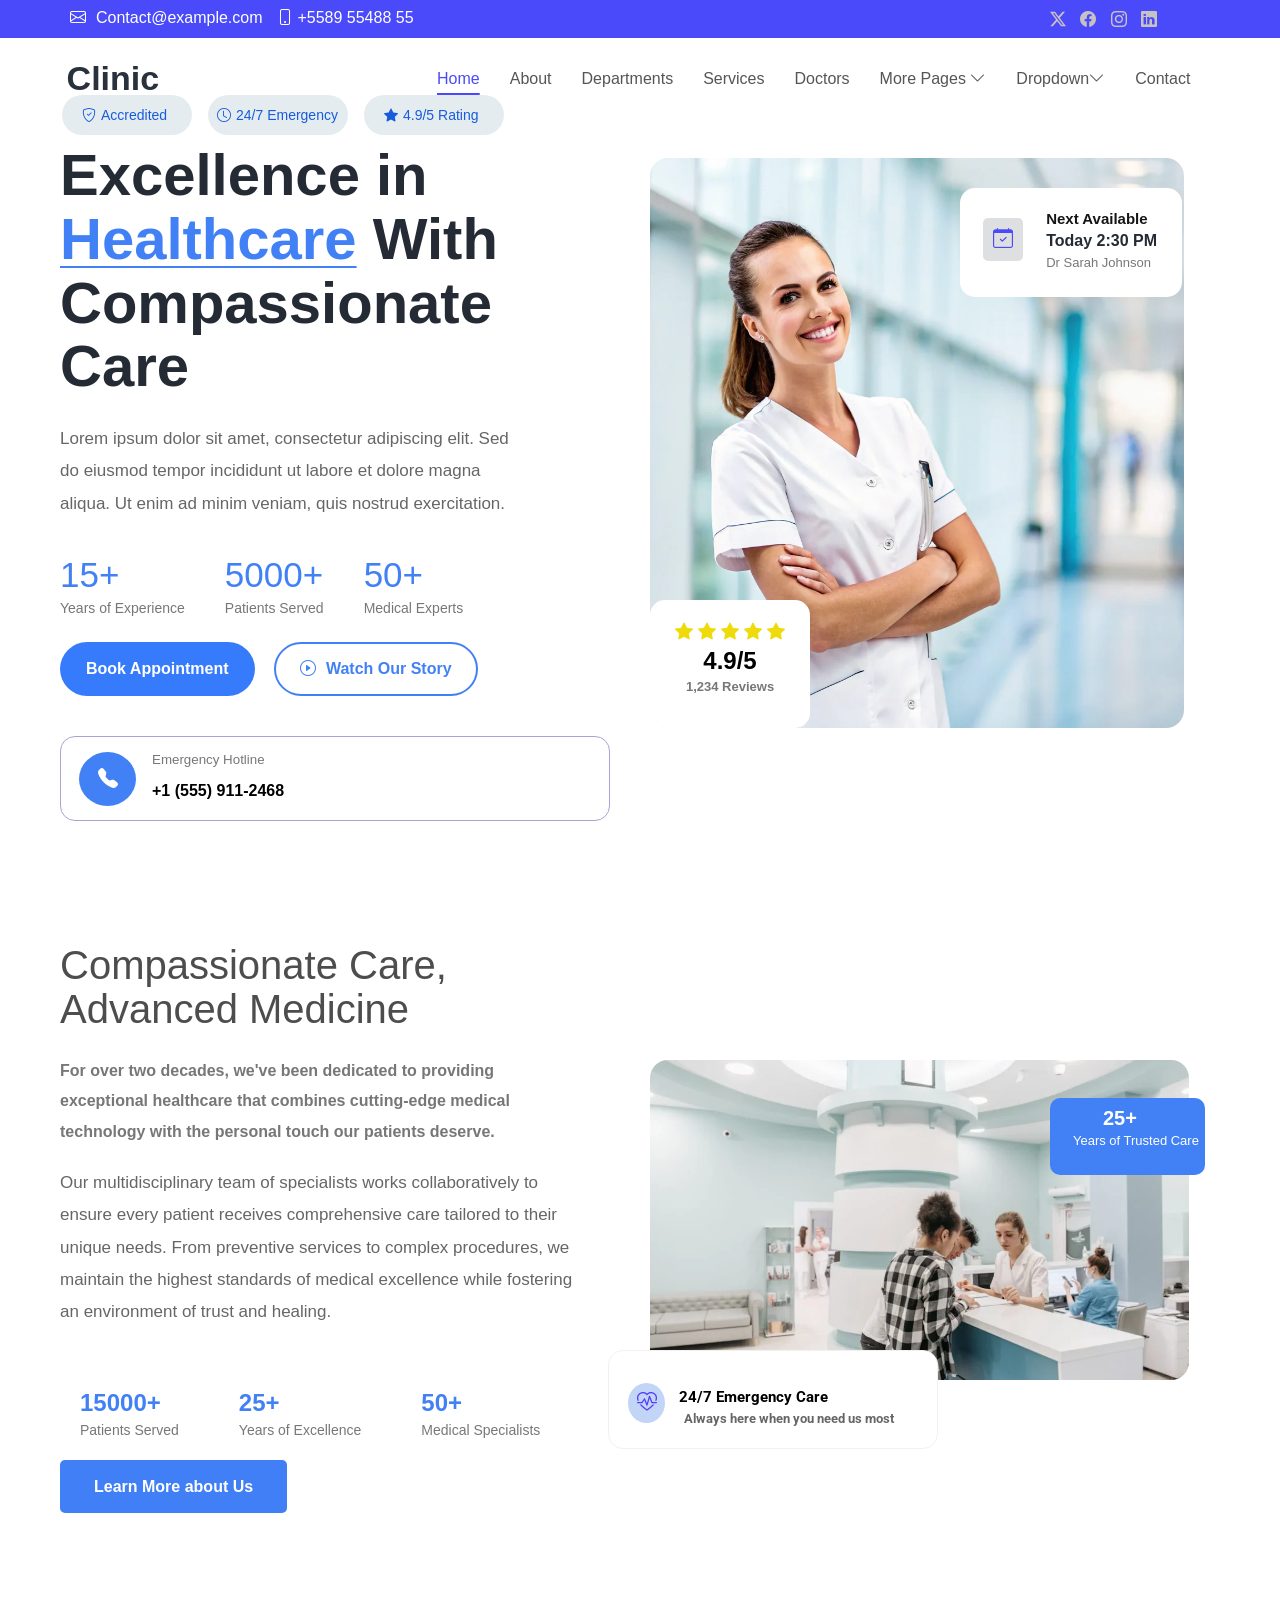
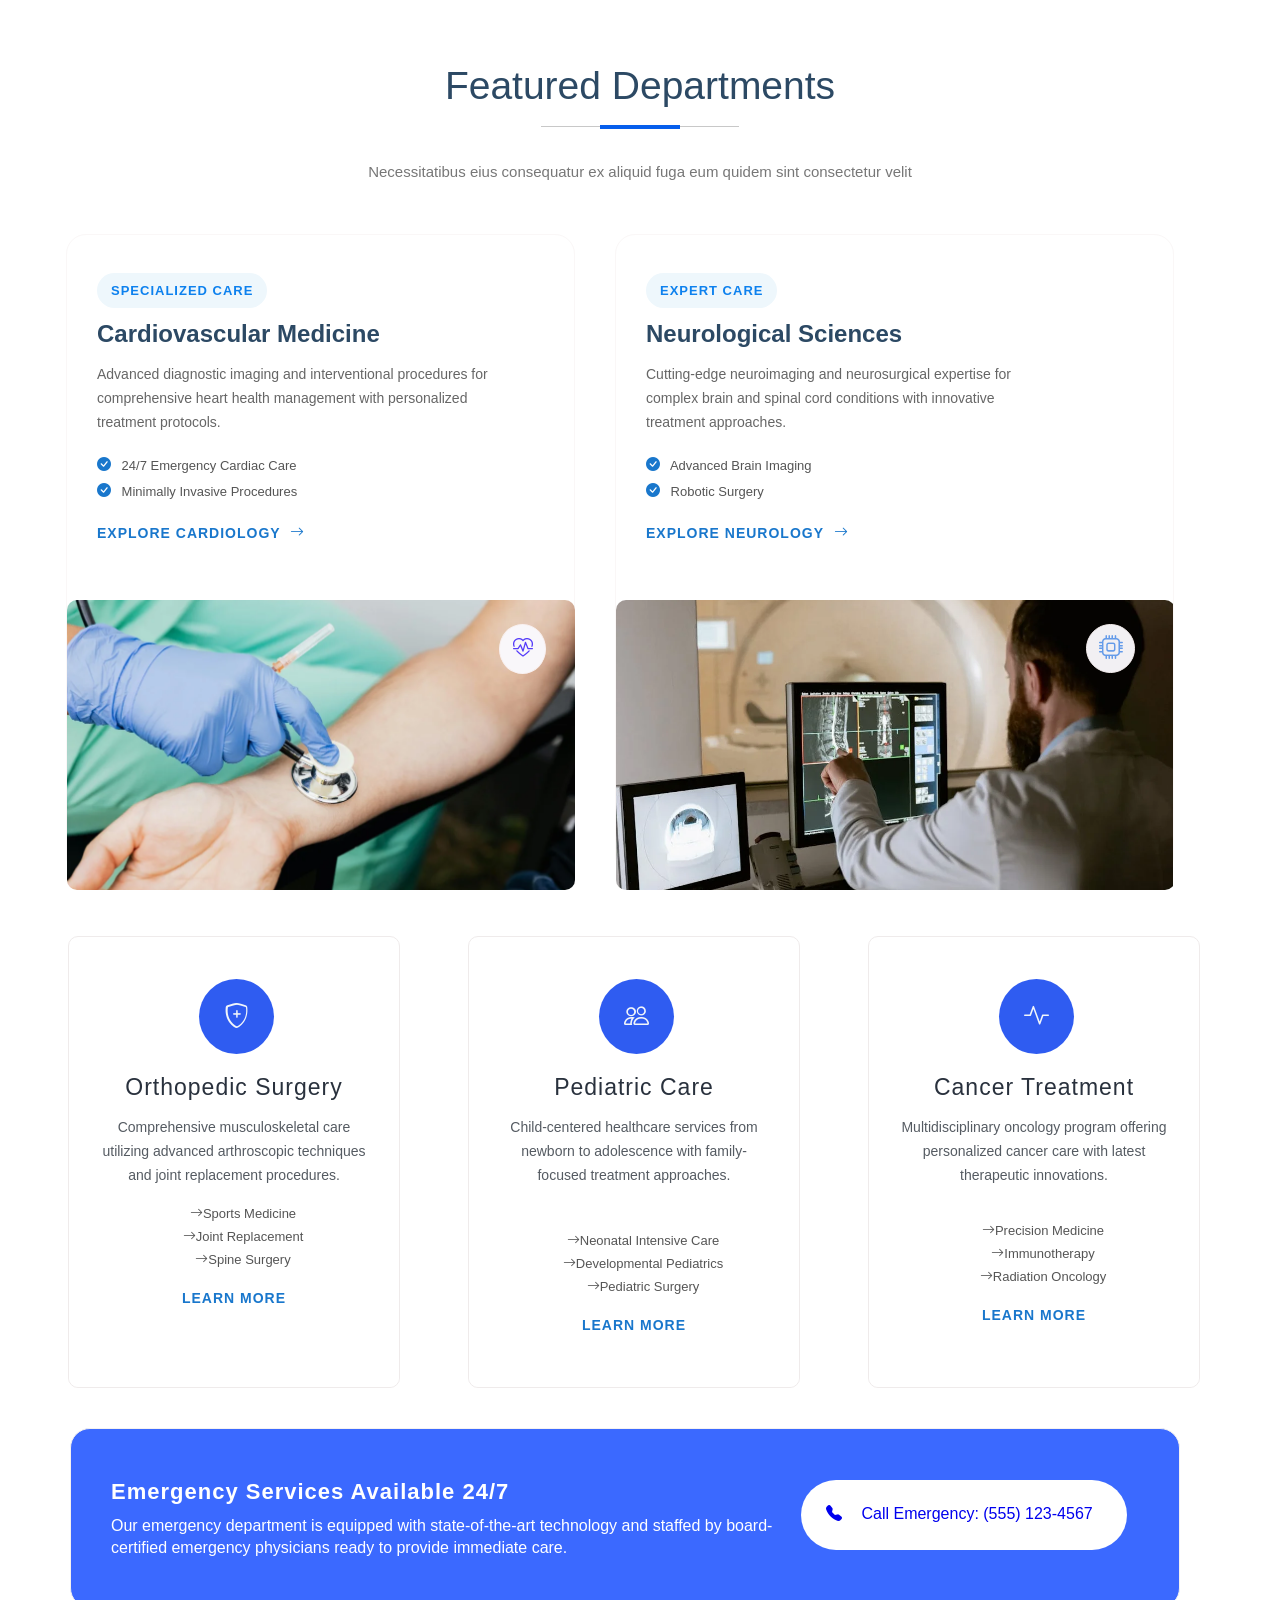
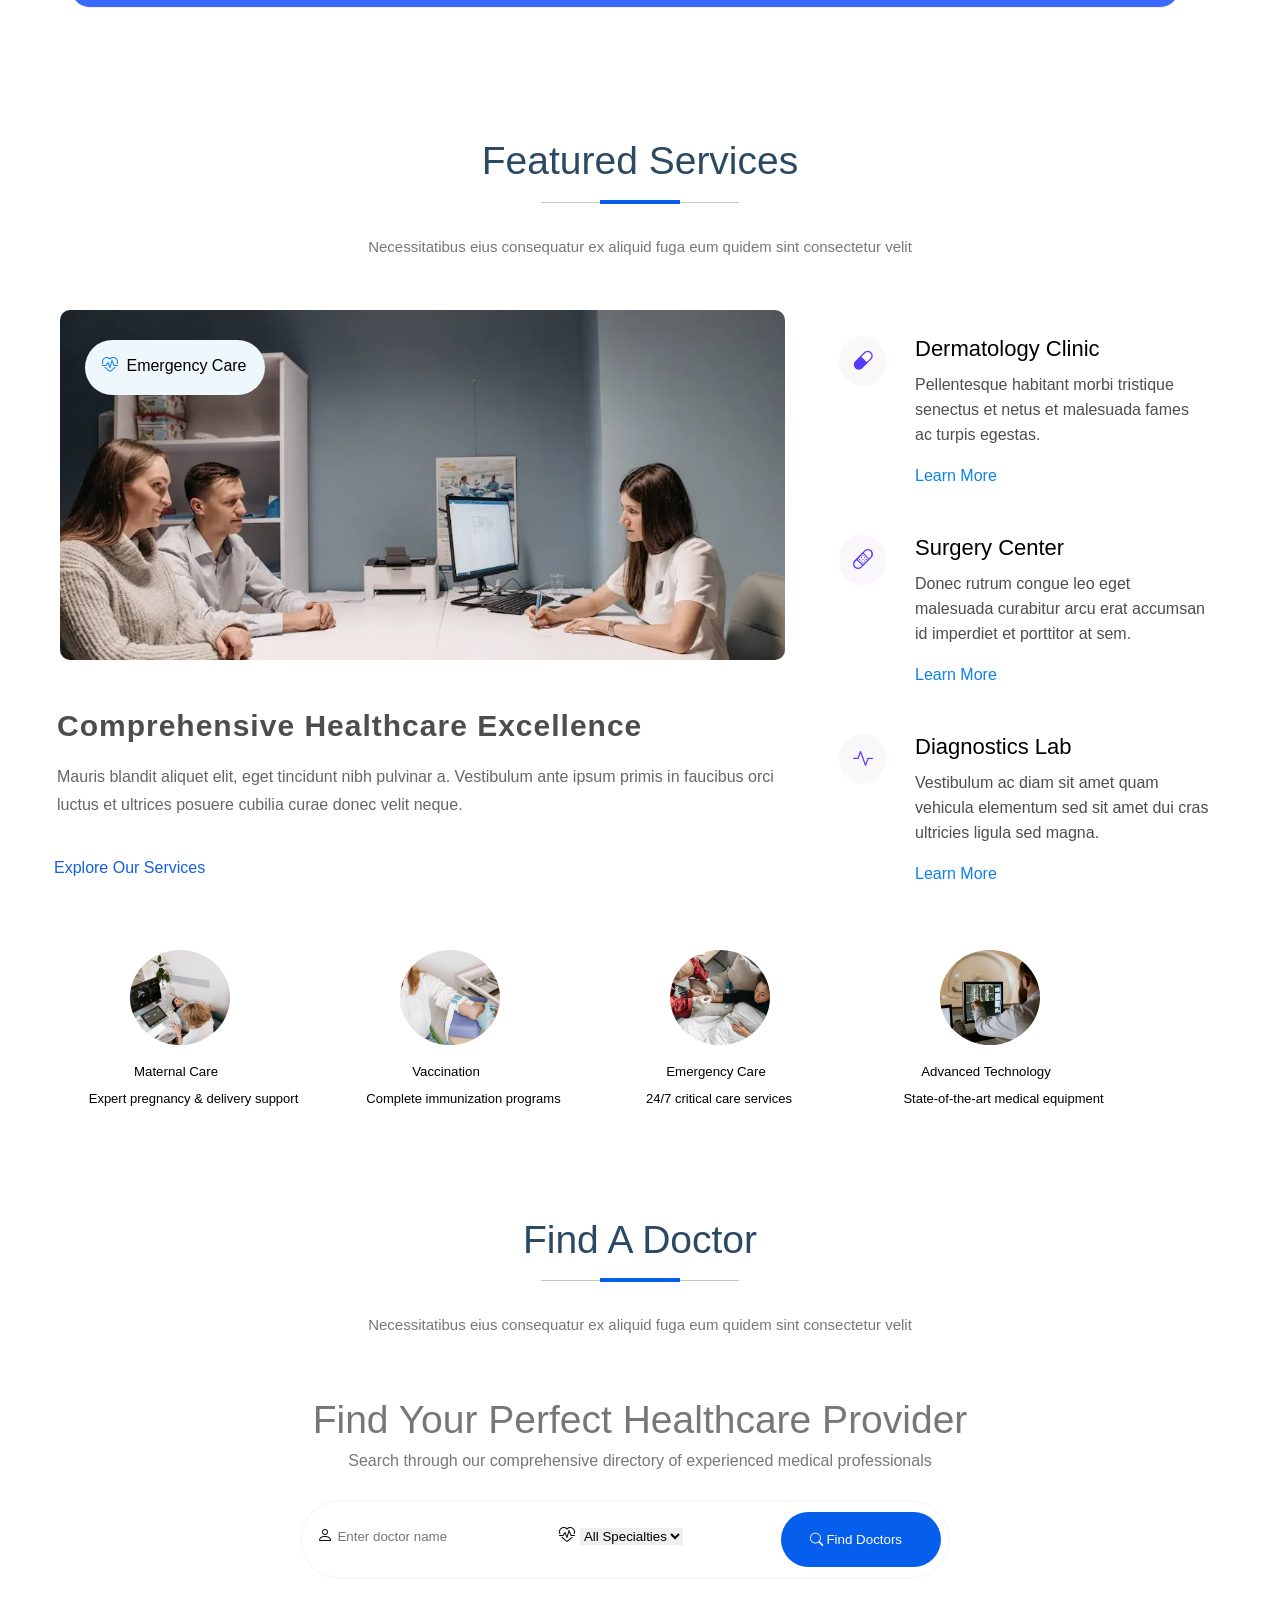
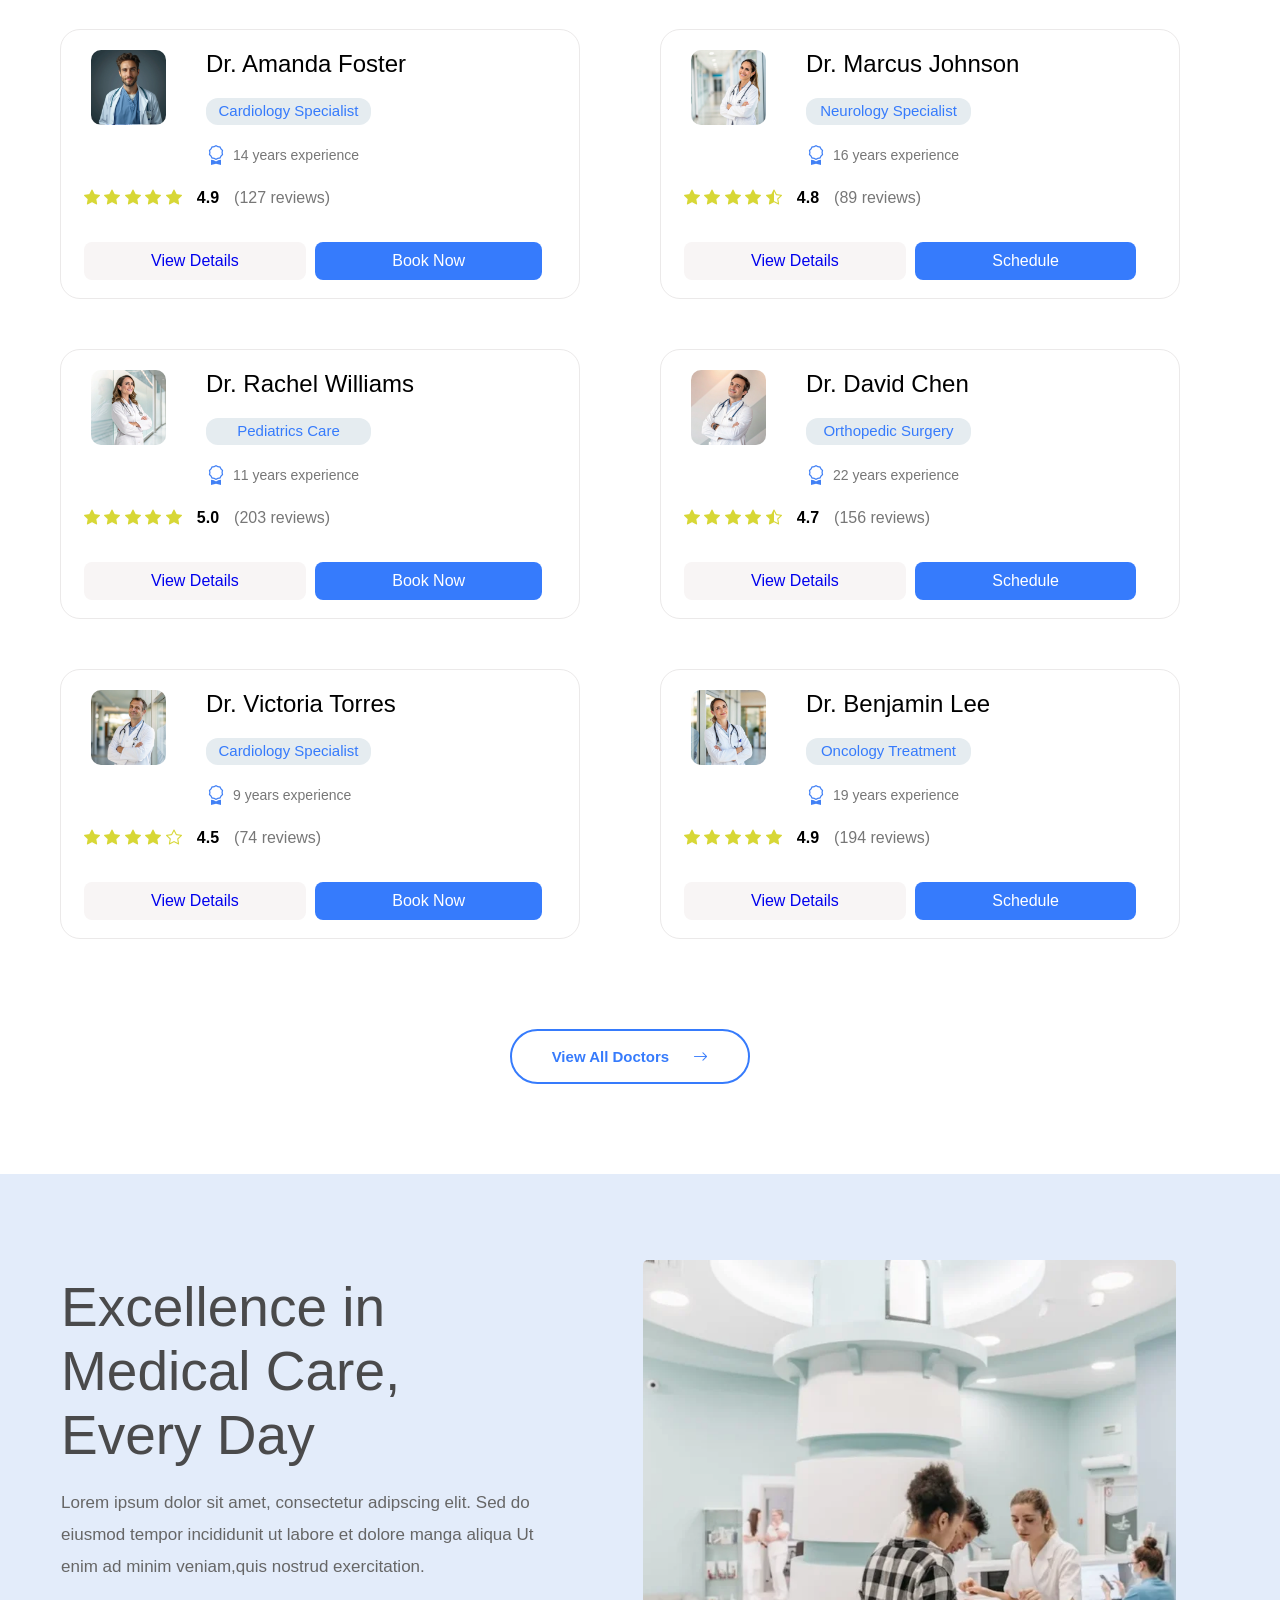
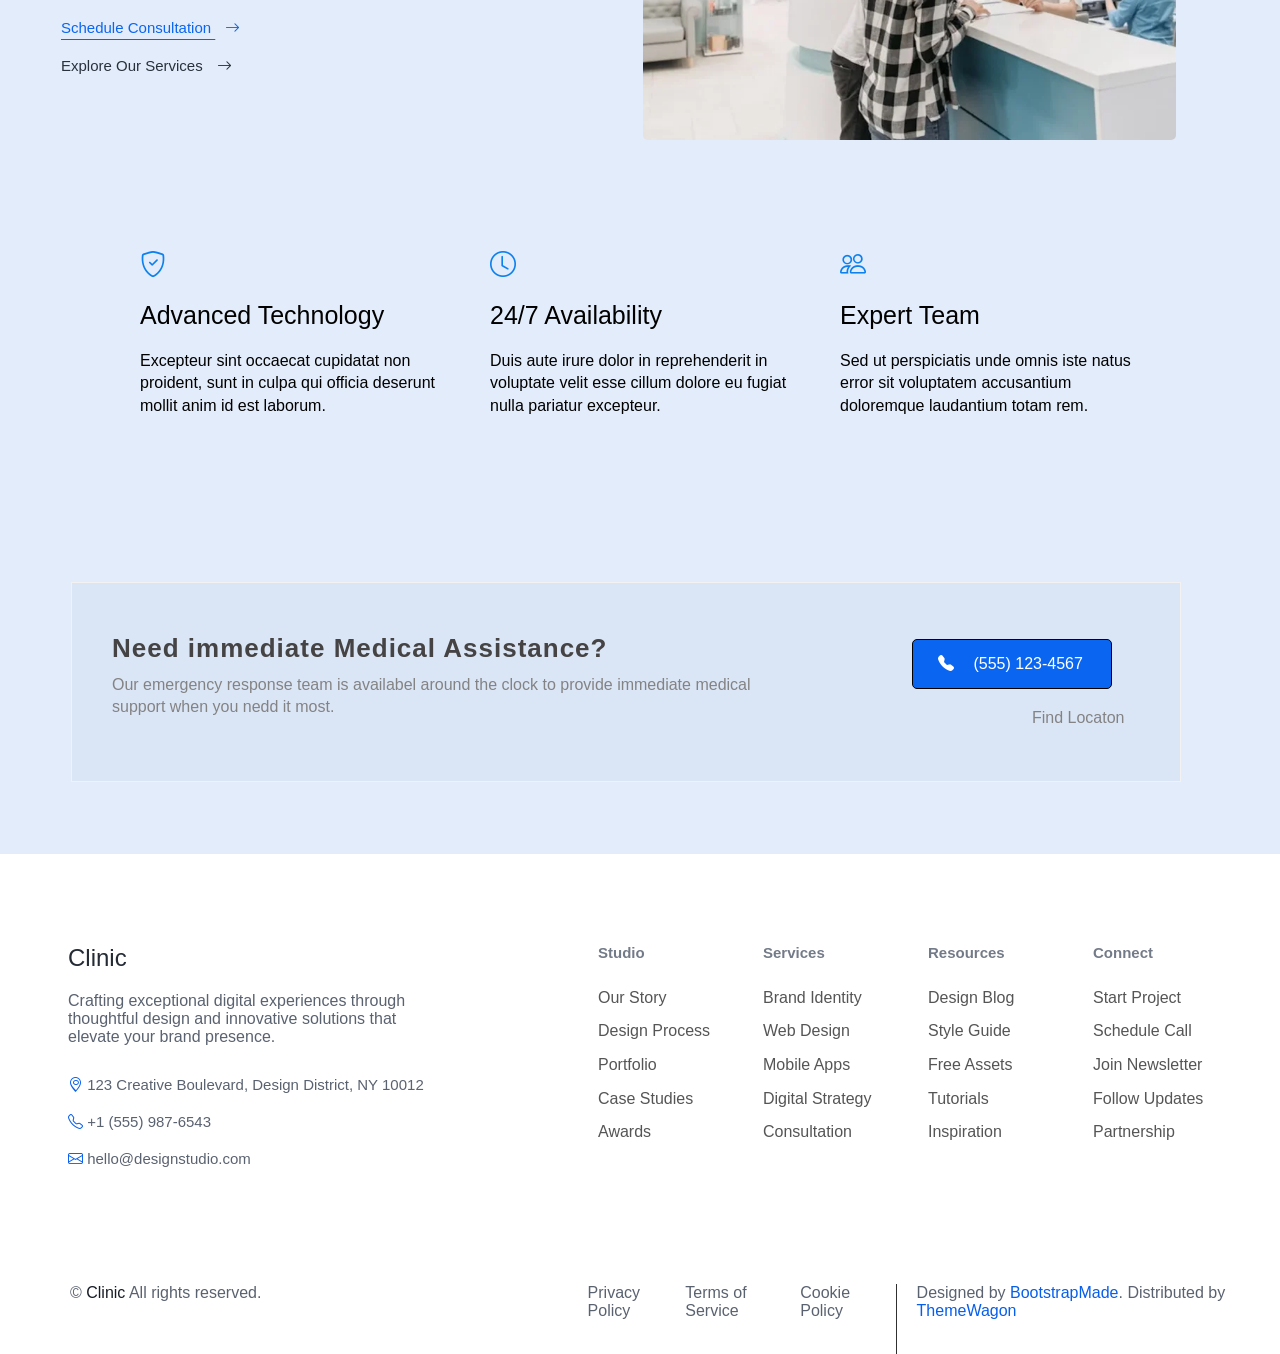
<file: clinic/index.html>
<!doctype html>
<html lang="en">

<head>
  <meta charset="UTF-8" />
  <meta name="viewport" content="width=device-width, initial-scale=1.0" />
  <title>Document</title>
  <link rel="stylesheet" href="./CSS/style.css" />
  <link rel="stylesheet" href="https://cdn.jsdelivr.net/npm/bootstrap-icons@1.13.1/font/bootstrap-icons.min.css" />
</head>

<body>
  <div class="header1">
    <a href="#" id="contact"><i class="bi bi-envelope d-flex align-items-center"></i><span
        id="number">Contact@example.com</span></a>
    <i class="bi bi-phone"></i>
    <span id="number1">+5589 55488 55</span>

  </div>

  <div class="social-links ">
    <a href="#!" class="twitter"><i class="bi bi-twitter-x"></i></a>
    <a href="#!" class="facebook"><i class="bi bi-facebook"></i></a>
    <a href="#!" class="instagram"><i class="bi bi-instagram"></i></a>
    <a href="#!" class="linkedin"><i class="bi bi-linkedin"></i></a>
  </div>

  <header>
    <div class="log">Clinic</div>
  
    <nav>
      <a href="#" class="home">Home</a>
      <a href="./HTML/About.html">About</a>
      <a href="./HTML/Department.html">Departments</a>
      <a href="./HTML/service.html">Services</a>
      <a href="./HTML/Doctor.html">Doctors</a>
      <div class="dropdown">
        <a href="#">More Pages <i class="bi bi-chevron-down"></i></a>
        <div class="dropdown-menu">
          <a href="#">Department</a>
          <a href="#">Service Details</a>
          <a href="#">Ap poinment</a>
          <a href="#">Testimonials</a>
          <a href="#">Frequently Asked Questions</a>
          <a href="#">Gallery</a>
          <a href="#">Terms and Conditions</a>
          <a href="#">Privacy Policy</a>
          <a href="#">404</a>
        </div>
      </div>
      <div class="dropdown">
        <a href="#">Dropdown<i class="bi bi-chevron-down"></i></a>
        <div class="dropdown-menu">
          <a href="#">Dropdown 1</a>
          <div class="Dropdown1">
            <a href="#">Deep Dropdown<i class="bi bi-chevron-down"></i></a>
            <div class="dropdown1-menu">
              <a href="#">Deep Dropdown1</a>
              <a href="#">Deep Dropdown2</a>
              <a href="#">Deep Dropdown3</a>
              <a href="#"> Deep Dropdown4</a>
              <a href="#"> Deep Dropdown5</a>
            </div>

          </div>


          <a href="#">Dropdown 2</a>
          <a href="#">Dropdown 3</a>
          <a href="#">Dropdown 4</a>
        </div>
      </div>

      <a href="./HTML/Contact.html">Contact</a>

    </nav>
  </header>
  <div class="icon">
    <div class="icon-item" id="item1"><i class="bi bi-shield-check"></i> Accredited</div>
    <div class="icon-item" id="item2"><i class="bi bi-clock"></i> 24/7 Emergency</div>
    <div class="icon-item" id="item3"><i class="bi bi-star-fill"></i> 4.9/5 Rating</div>
  </div>
  <!--section1-->
  <main>
    <section class="section1">
      <div class="page">
        <div class="page-text">
          <h1>
            Excellence in <br />
            <span class="highlight">Healthcare</span> With <br />
            Compassionate <br />
            Care
          </h1>
          <p>
            Lorem ipsum dolor sit amet, consectetur adipiscing elit. Sed
            <br />
            do eiusmod tempor incididunt ut labore et dolore magna <br />
            aliqua. Ut enim ad minim veniam, quis nostrud exercitation.
          </p>

          <div class="stats">
            <div class="stat">
              <h2>15+</h2>
              <p>Years of Experience</p>
            </div>
            <div class="stat">
              <h2>5000+</h2>
              <p>Patients Served</p>
            </div>
            <div class="stat">
              <h2>50+</h2>
              <p>Medical Experts</p>
            </div>
          </div>
          <div class="button">
            <a href="appointment.html" class="btn">Book Appointment</a>
            <a href="https://www.youtube.com/watch?v=Y7f98aduVJ8" class="btn-outline">
              <i class="bi bi-play-circle me-2"></i>
              Watch Our Story
            </a>
          </div>
          <div class="emergency-contact">
            <div class="emergency-icon">
              <i class="bi bi-telephone-fill"></i>
            </div>
            <div class="emergency-info">
              <small>Emergency Hotline</small>
              <strong>+1 (555) 911-2468</strong>
            </div>
          </div>
        </div>
        <!--right Side-->
        <div class="page-image">
          <img src="./Assets/staff-10.webp" alt="" class="page-img" />
          <div class="card">
            <i class="bi bi-calendar-check"></i>
            <div>
              <h3>Next Available</h3>
              <strong>Today 2:30 PM</strong>
              <p>Dr Sarah Johnson</p>
            </div>
          </div>
          <div class="floating-card">
            <div class="card-content">
              <div class="rating-stars">
                <i class="bi bi-star-fill"></i>
                <i class="bi bi-star-fill"></i>
                <i class="bi bi-star-fill"></i>
                <i class="bi bi-star-fill"></i>
                <i class="bi bi-star-fill"></i>
              </div>
              <h6>4.9/5</h6>
              <small>1,234 Reviews</small>
            </div>
          </div>
        </div>
      </div>
    </section>
  </main>
  <!--section2>-->
  <section class="section2">
    <div class="page1">
      <div class="page-text1">
        <h1>
          Compassionate Care,<br />
          Advanced Medicine
        </h1>
        <h4>
          For over two decades, we've been dedicated to providing <br />
          exceptional healthcare that combines cutting-edge medical <br />
          technology with the personal touch our patients deserve.
        </h4>
        <p>
          Our multidisciplinary team of specialists works collaboratively
          to<br />
          ensure every patient receives comprehensive care tailored to
          their<br />
          unique needs. From preventive services to complex procedures, we<br />
          maintain the highest standards of medical excellence while
          fostering<br />
          an environment of trust and healing.
        </p>

        <div class="stats1">
          <div class="stat">
            <h2>15000+</h2>
            <p>Patients Served</p>
          </div>
          <div class="stat">
            <h2>25+</h2>
            <p>Years of Excellence</p>
          </div>
          <div class="stat">
            <h2>50+</h2>
            <p>Medical Specialists</p>
          </div>
        </div>
        <div class="button1">
          <a href="#" class="btn1">Learn More about Us</a>
        </div>
      </div>
      <!--right Side-->
      <div class="page-image1">
        <img src="./Assets/facilities-9.webp" alt="" class="page-img1" />
        <div class="card1">
          <div class="icon">
            <h2>25+</h2>
            <p>Years of Trusted Care</p>
          </div>
        </div>
        <div class="floating-card1">
          <div class="card-content1">
            <div class="icons">
              <i class="bi bi-heart-pulse"></i>
            </div>
            <div class="card-text1">
              <h4>24/7 Emergency Care</h4>
              <p>Always here when you need us most</p>
            </div>
          </div>
        </div>
      </div>
    </div>
  </section>
  <!--section3-->
  <section class="departments-section">
    <div class="section-title">
      <h2>Featured Departments</h2>
      <div class="title-line">
        <span></span>
        <b></b>
        <span></span>
      </div>
      <p>
        Necessitatibus eius consequatur ex aliquid fuga eum quidem sint
        consectetur velit
      </p>
    </div>
    <div class="box">
      <div class="card3">
        <div class="department-content">
          <span class="department-tag"> Specialized Care </span>
          <h3>Cardiovascular Medicine</h3>
          <p>
            Advanced diagnostic imaging and interventional procedures for <br>
            comprehensive heart health management with personalized <br>
            treatment protocols.
          </p>
          <div class="department-list">
            <div>
              <i class="bi bi-check-circle-fill"></i>
              24/7 Emergency Cardiac Care
            </div>
            <div>
              <i class="bi bi-check-circle-fill"></i>
              Minimally Invasive Procedures
            </div>
          </div>
          <a href="#" class="department-link">
            Explore Cardiology
            <i class="bi bi-arrow-right"></i>
          </a>
        </div>
        <div class="department-image">
          <img src="./Assets/cardiology-1.webp" alt="Cardiovascular Medicine" class="img" />
          <div class="card1">
            <div class="icons">
              <i class="bi bi-heart-pulse"></i>
            </div>
          </div>
        </div>
      </div>
      <div class="card4">
        <div class="department-content">
          <span class="department-tag"> Expert Care </span>
          <h3>Neurological Sciences</h3>
          <p>
            Cutting-edge neuroimaging and neurosurgical expertise for <br>
            complex brain and spinal cord conditions with innovative <br>
            treatment approaches.
          </p>
          <div class="department-list">
            <div>
              <i class="bi bi-check-circle-fill"></i>
              Advanced Brain Imaging
            </div>
            <div>
              <i class="bi bi-check-circle-fill"></i>
              Robotic Surgery
            </div>
          </div>
          <a href="#" class="department-link">
            Explore Neurology
            <i class="bi bi-arrow-right"></i>
          </a>
        </div>

        <div class="department-image1">
          <img src="./Assets/neurology-4.webp" alt="Neurological Sciences" class="img" />
          <div class="card2">
            <div class="visual-overlay">
              <i class="bi bi-cpu"></i>
            </div>
          </div>
        </div>
      </div>
    </div>
    </div>


    <div class="box3">

      <div class="gap">
        <div class="department-small-card">
          <div class="small-icon">
            <i class="bi bi-shield-plus"></i>
          </div>

          <h3>Orthopedic Surgery</h3>

          <p>
            Comprehensive musculoskeletal care utilizing advanced
            arthroscopic techniques and joint replacement procedures.
          </p>

          <ul class="ul">
            <li><i class="bi bi-arrow-right"></i>Sports Medicine</li>
            <li><i class="bi bi-arrow-right"></i>Joint Replacement</li>
            <li><i class="bi bi-arrow-right"></i>Spine Surgery</li>
          </ul>

          <a href="#" class="department-link">
            Learn More
          </a>
        </div>
      </div>


      <div class="gap2">
        <div class="department-small-card">
          <div class="small-icon">
            <i class="bi bi-people"></i>
          </div>

          <h3>Pediatric Care</h3>

          <p>
            Child-centered healthcare services from newborn to adolescence
            with family-focused treatment approaches.
          </p>

          <ul class="ul">
            <li><i class="bi bi-arrow-right"></i>Neonatal Intensive Care</li>
            <li><i class="bi bi-arrow-right"></i>Developmental Pediatrics</li>
            <li><i class="bi bi-arrow-right"></i>Pediatric Surgery</li>
          </ul>

          <a href="#" class="department-link">
            Learn More

          </a>
        </div>
      </div>


      <div class="gap3">
        <div class="department-small-card">
          <div class="small-icon">
            <i class="bi bi-activity"></i>
          </div>

          <h3>Cancer Treatment</h3>

          <p>
            Multidisciplinary oncology program offering personalized cancer
            care with latest therapeutic innovations.
          </p>

          <ul class="ul">

            <li>
              <i class="bi bi-arrow-right"></i>Precision Medicine
            </li>
            <li>
              <i class="bi bi-arrow-right"></i>Immunotherapy
            </li>
            <li>
              <i class="bi bi-arrow-right"></i>Radiation Oncology
            </li>
          </ul>

          <a href="#" class="department-link">
            Learn More

          </a>
        </div>
      </div>
    </div>
    </div>
    <div class="emergency-banner">
      <div class="row">
        <div class="col">
          <div class="emergency-content">
            <h3>Emergency Services Available 24/7</h3>
            <p>Our emergency department is equipped with state-of-the-art technology and staffed by board-certified
              emergency physicians ready to provide immediate care.</p>
          </div>
        </div>
        <div class="emr">
          <a href="tel:+15551234567" class="emergency-btn">
            <i class="bi bi-telephone-fill"></i>
            Call Emergency: (555) 123-4567
          </a>
        </div>
      </div>
    </div>

  </section>
  <!---Section 4-->
  <section class="departments-section4">
    <div class="section-title">
      <h2>Featured Services</h2>
      <div class="title-line">
        <span></span>
        <b></b>
        <span></span>
      </div>
      <p>
        Necessitatibus eius consequatur ex aliquid fuga eum quidem sint
        consectetur velit
      </p>
    </div>


    <div class="container">
      <div class="consulatation-img4">
        <img src="./Assets/consultation-4.webp " class="img4">
        <div class="service-badge">
          <i class="bi bi-heart-pulse"></i>
          <span>Emergency Care</span>
        </div>

        <div class="service-details">
          <h2>Comprehensive Healthcare Excellence</h2>
          <p>Mauris blandit aliquet elit, eget tincidunt nibh pulvinar a. Vestibulum ante ipsum primis in faucibus
            orci <br>luctus et ultrices posuere cubilia curae donec velit neque.</p>
          <div class="our">
            <a href="#">Explore Our Services</a>
          </div>

        </div>

      </div>

      <div class="sidebar">

        <div class="box-1">
          <div class="service-icon">
            <i class="bi bi-capsule"></i>
          </div>
          <div class="service-info">
            <h4>Dermatology Clinic</h4>
            <p>Pellentesque habitant morbi tristique senectus et netus et malesuada fames ac turpis egestas.</p>
            <div class="service-link">
              <a href="#!">Learn More</a>
            </div>

          </div>
        </div>

        <div class="box-2">
          <div class="service-icon">
            <i class="bi bi-bandaid"></i>
          </div>
          <div class="service-info">
            <h4>Surgery Center</h4>
            <p>Donec rutrum congue leo eget malesuada curabitur arcu erat accumsan id imperdiet et porttitor at
              sem.</p>
            <div class="service-link">
              <a href="#!">Learn More</a>
            </div>
          </div>
        </div>

        <div class="box-3">
          <div class="service-icon">
            <i class="bi bi-activity"></i>
          </div>
          <div class="service-info">
            <h4>Diagnostics Lab</h4>
            <p>Vestibulum ac diam sit amet quam vehicula elementum sed sit amet dui cras ultricies ligula sed
              magna.</p>
            <div class="service-link">
              <a href="#!">Learn More</a>
            </div>
          </div>
        </div>

      </div>


    </div>


    <div class="box-4">


      <div class="specialty-card">
        <div class="specialty-image">
          <img src="./Assets/maternal-2.webp" class="image">
        </div>
        <div class="specialty-content">
          <h5>Maternal Care</h5>
          <span class="span">Expert pregnancy & delivery support</span>
        </div>
      </div>

      <div class="specialty-card">

        <div class="specialty-image">
          <img src="./Assets/vaccination-3.webp" alt="Vaccination" class="image">
        </div>
        <div class="specialty-content2">
          <h5>Vaccination</h5>
          <span class="span">Complete immunization programs</span>
        </div>

      </div>
      <div class="specialty-card">
        <div class="specialty-image">
          <img src="./Assets/emergency-1.webp" alt="Emergency Care" class="image">
        </div>
        <div class="specialty-content3">
          <h5>Emergency Care</h5>
          <span class="span1">24/7 critical care services</span>
        </div>
      </div>
      <div class="specialty-card">
        <div class="specialty-image">
          <img src="./Assets/neurology-4.webp" alt="Advanced Tech" class="image">
        </div>
        <div class="specialty-content4">

          <h5>Advanced Technology</h5>
          <span class="span">State-of-the-art medical equipment</span>
        </div>
      </div>
    </div>
  </section>
  <!--Section 5-->

  <section>
    <div class="doctor-title">
      <h2>Find A Doctor</h2>
      <div class="doctor-line">
        <span></span>
        <b></b>
        <span></span>
      </div>
      <p>
        Necessitatibus eius consequatur ex aliquid fuga eum quidem sint
        consectetur velit
      </p>
    </div>
    <div class="search-section">
      <h3 class="search-title">Find Your Perfect Healthcare Provider</h3>
      <p class="search-subtitle">Search through our comprehensive directory of experienced medical professionals
      </p>
      <form class="search-form">
        <div class="input-group">
          <div class="input-wrapper">
            <i class="bi bi-person"></i>
            <input type="text" class="form-control" name="doctor_name" placeholder="Enter doctor name">
          </div>
          <div class="select-wrapper">
            <i class="bi bi-heart-pulse"></i>
            <select class="form-select" name="specialty">
              <option value="">All Specialties</option>
              <option value="cardiology">Cardiology</option>
              <option value="neurology">Neurology</option>
              <option value="orthopedics">Orthopedics</option>
              <option value="pediatrics">Pediatrics</option>
              <option value="dermatology">Dermatology</option>
              <option value="oncology">Oncology</option>
            </select>
          </div>
          <button type="submit" class="search-btn">
            <i class="bi bi-search"></i>
            Find Doctors
          </button>
        </div>
      </form>
    </div>
    <!---End Section Title-->
    <div class="main">
      <div class="doctor">
        <div class="doctor-profile">
          <div class="profile-header">
            <div class="doctor-avatar">
              <img src="./Assets/staff-2.webp" alt="Dr. Amanda Foster" class="img-fluid">
              <div class="status-indicator available"></div>
            </div>
            <div class="doctor-details">
              <h4>Dr. Amanda Foster</h4>
              <div class="specialty-tag"><span>Cardiology Specialist</span></div>

              <div class="experience-info">
                <div class="ico">
                  <i class="bi bi-award"></i>

                </div>
                <span>14 years experience</span>

              </div>
            </div>
          </div>
          <div class="rating-section">
            <div class="stars">
              <i class="bi bi-star-fill"></i>
              <i class="bi bi-star-fill"></i>
              <i class="bi bi-star-fill"></i>
              <i class="bi bi-star-fill"></i>
              <i class="bi bi-star-fill"></i>
            </div>
            <span class="rating-score">4.9</span>
            <span class="review-count">(127 reviews)</span>
          </div>
          <div class="action-buttons">
            <a href="#!" class="view">View Details</a>
            <a href="#!" class="btn2">Book Now</a>
          </div>
        </div>

        <!---2nd-->
        <div class="doctor-profile">
          <div class="profile-header">
            <div class="doctor-avatar">
              <img src="./Assets/staff-4.webp" alt="Dr. Rachel Williams" class="img-fluid">
              <div class="status-indicator available"></div>
            </div>
            <div class="doctor-details">
              <h4>Dr. Rachel Williams</h4>
              <div class="specialty-tag"><span>Pediatrics Care</span></div>

              <div class="experience-info">
                <div class="ico">
                  <i class="bi bi-award"></i>

                </div>
                <span>11 years experience</span>

              </div>
            </div>
          </div>
          <div class="rating-section">
            <div class="stars">
              <i class="bi bi-star-fill"></i>
              <i class="bi bi-star-fill"></i>
              <i class="bi bi-star-fill"></i>
              <i class="bi bi-star-fill"></i>
              <i class="bi bi-star-fill"></i>
            </div>
            <span class="rating-score">5.0</span>
            <span class="review-count">(203 reviews)</span>
          </div>
          <div class="action-buttons">
            <a href="#!" class="view">View Details</a>
            <a href="#!" class="btn2">Book Now</a>
          </div>
        </div>

        <!---3rd-->

        <div class="doctor-profile">
          <div class="profile-header">
            <div class="doctor-avatar">
              <img src="./Assets/staff-11.webp" alt="Dr. Victoria Torres" class="img-fluid">
              <div class="status-indicator available"></div>
            </div>
            <div class="doctor-details">
              <h4>Dr. Victoria Torres</h4>
              <div class="specialty-tag"><span>Cardiology Specialist</span></div>

              <div class="experience-info">
                <div class="ico">
                  <i class="bi bi-award"></i>

                </div>
                <span>9 years experience</span>

              </div>
            </div>
          </div>
          <div class="rating-section">
            <div class="stars">
              <i class="bi bi-star-fill"></i>
              <i class="bi bi-star-fill"></i>
              <i class="bi bi-star-fill"></i>
              <i class="bi bi-star-fill"></i>
             <i class="bi bi-star"></i>
            </div>
            <span class="rating-score">4.5</span>
            <span class="review-count">(74 reviews)</span>
          </div>
          <div class="action-buttons">
            <a href="#!" class="view">View Details</a>
            <a href="#!" class="btn2">Book Now</a>
          </div>
        </div>
      </div>

      <!--Right side-->
      <div class="doctor">
        <div class="doctor-profile">
          <div class="profile-header">
            <div class="doctor-avatar">
              <img src="./Assets/staff-6.webp" alt="Dr. Marcus Johnson" class="img-fluid">
              <div class="status-indicator available"></div>
            </div>
            <div class="doctor-details">
              <h4>Dr. Marcus Johnson</h4>
              <div class="specialty-tag"><span>Neurology Specialist</span></div>

              <div class="experience-info">
                <div class="ico">
                  <i class="bi bi-award"></i>

                </div>
                <span>16 years experience</span>

              </div>
            </div>
          </div>
          <div class="rating-section">
            <div class="stars">
              <i class="bi bi-star-fill"></i>
              <i class="bi bi-star-fill"></i>
              <i class="bi bi-star-fill"></i>
              <i class="bi bi-star-fill"></i>
              <i class="bi bi-star-half"></i>
            </div>
            <span class="rating-score">4.8</span>
            <span class="review-count">(89 reviews)</span>
          </div>
          <div class="action-buttons">
            <a href="#!" class="view">View Details</a>
            <a href="#!" class="btn2">Schedule</a>
          </div>
        </div>

        <!---2nd-->
        <div class="doctor-profile">
          <div class="profile-header">
            <div class="doctor-avatar">
              <img src="./Assets/staff-8.webp" alt="Dr. David Chen" class="img-fluid">
              <div class="status-indicator available"></div>
            </div>
            <div class="doctor-details">
              <h4>Dr. David Chen</h4>
              <div class="specialty-tag"><span>Orthopedic Surgery</span></div>

              <div class="experience-info">
                <div class="ico">
                  <i class="bi bi-award"></i>

                </div>
                <span>22 years experience</span>

              </div>
            </div>
          </div>
          <div class="rating-section">
            <div class="stars">
              <i class="bi bi-star-fill"></i>
              <i class="bi bi-star-fill"></i>
              <i class="bi bi-star-fill"></i>
              <i class="bi bi-star-fill"></i>
              <i class="bi bi-star-half"></i>
            </div>
            <span class="rating-score">4.7</span>
            <span class="review-count">(156 reviews)</span>
          </div>
          <div class="action-buttons">
            <a href="#!" class="view">View Details</a>
            <a href="#!" class="btn2">Schedule</a>
          </div>
        </div>

        <!---3rd-->

        <div class="doctor-profile">
          <div class="profile-header">
            <div class="doctor-avatar">
              <img src="./Assets/staff-14.webp" alt="Dr. Benjamin Lee" class="img-fluid">
              <div class="status-indicator available"></div>
            </div>
            <div class="doctor-details">
              <h4>Dr. Benjamin Lee</h4>
              <div class="specialty-tag"><span>Oncology Treatment</span></div>

              <div class="experience-info">
                <div class="ico">
                  <i class="bi bi-award"></i>

                </div>
                <span>19 years experience</span>

              </div>
            </div>
          </div>
          <div class="rating-section">
            <div class="stars">
              <i class="bi bi-star-fill"></i>
              <i class="bi bi-star-fill"></i>
              <i class="bi bi-star-fill"></i>
              <i class="bi bi-star-fill"></i>
              <i class="bi bi-star-fill"></i>
            </div>
            <span class="rating-score">4.9</span>
            <span class="review-count">(194 reviews)</span>
          </div>
          <div class="action-buttons">
            <a href="#!" class="view">View Details</a>
            <a href="#!" class="btn2">Schedule</a>
          </div>
        </div>
      </div>

    </div>
    <button class="btn3"><a href="">View All Doctors <span><i class="bi bi-arrow-right"></i></span></a></button>
  </section>

  <!---Second-->
  <section class="section6">
    <div class="page1">
      <div class="page-text1">
        <h1>
          Excellence in<br />
          Medical Care, <br />
          Every Day
        </h1>

        <p>
          Lorem ipsum dolor sit amet, consectetur adipscing elit. Sed do <br>
          eiusmod tempor incididunit ut labore et dolore manga aliqua Ut <br>
          enim ad minim veniam,quis nostrud exercitation.
        </p>
        <div class="our1">
          <a href="#">Schedule Consultation <span><i class="bi bi-arrow-right"></i></span></a>
        </div>

        <div class="our2">
          <a href="#">Explore Our Services <span><i class="bi bi-arrow-right"></i></span></a>
        </div>
      </div>
      <!--right Side-->
      <div class="page-image1">
        <img src="./Assets/facilities-9.webp" alt="" class="page-img1" />

      </div>
    </div>

    <!----flex-->
    <div class="box">

      <div class="advance">
        <div class="expert">
          <div class="feature-icon">
            <i class="bi bi-shield-check"></i>
          </div>
          <h3>Advanced Technology</h3>
          <p>Excepteur sint occaecat cupidatat non proident, sunt in culpa qui officia deserunt mollit anim id est
            laborum.</p>
        </div>
      </div>

      <div class="advance">
        <div class="expert">
          <div class="feature-icon">
            <i class="bi bi-clock"></i>
          </div>
          <h3>24/7 Availability</h3>
          <p>Duis aute irure dolor in reprehenderit in voluptate velit esse cillum dolore eu fugiat nulla pariatur
            excepteur.</p>
        </div>
      </div>

      <div class="advance">
        <div class="expert">
          <div class="feature-icon">
            <i class="bi bi-people"></i>
          </div>
          <h3>Expert Team</h3>
          <p>Sed ut perspiciatis unde omnis iste natus error sit voluptatem accusantium doloremque laudantium
            totam rem.</p>
        </div>
      </div>

    </div>

    <!----daba-->

    <div class="emergency-banner1">
      
        
          <div class="emergency-content1">
            <h3>Need immediate Medical Assistance?</h3>
            <p>Our emergency response team is availabel around the clock to provide immediate medical
              support when you nedd it most.
            </p>
         
        </div>
        <div class="emr1">
          <a href="tel:+15551234567" class="emergency-btn1">
            <i class="bi bi-telephone-fill"></i>
            (555) 123-4567
          </a>
        </div>
        <div class="find">
          <p>Find Locaton</p>
        </div>

      
    </div>
  </section>

  <!----Footer-->
  <footer>
    <div class="container1">
      <div class="brand-section">
        <a href="./index.html" class="">
          <span class="sitename">Clinic</span>
        </a>
        <p class="brand-description">Crafting exceptional digital experiences through thoughtful design and
          innovative solutions that elevate your brand presence.
        </p>

        <div class="contact-info ">
          <div class="contact-item">
            <i class="bi bi-geo-alt"></i>
            <span>123 Creative Boulevard, Design District, NY 10012</span>
          </div>
          <div class="contact-item">
            <i class="bi bi-telephone"></i>
            <span>+1 (555) 987-6543</span>
          </div>
          <div class="contact-item">
            <i class="bi bi-envelope"></i>
            <span>hello@designstudio.com</span>
          </div>
        </div>
      </div>

      <div class="footer">

        <div class="nav-column">
          <h6>Studio</h6>
          <nav class="footer-nav">
            <a href="#!">Our Story</a>
            <a href="#!">Design Process</a>
            <a href="#!">Portfolio </a><br>
            <a href="#!">Case Studies</a>
            <a href="#!">Awards</a>
          </nav>
        </div>

        <div class="nav-column">
          <h6>Services</h6>
          <nav class="footer-nav">
            <a href="#!">Brand Identity</a>
            <a href="#!">Web Design</a>
            <a href="#!">Mobile Apps</a>
            <a href="#!">Digital Strategy</a>
            <a href="#!">Consultation</a>
          </nav>
        </div>

        <div class="nav-column">
          <h6>Resources</h6>
          <nav class="footer-nav">
            <a href="#!">Design Blog</a>
            <a href="#!">Style Guide</a>
            <a href="#!">Free Assets</a>
            <a href="#!">Tutorials</a>
            <a href="#!">Inspiration</a>
          </nav>
        </div>

        <div class="nav-column">
          <h6>Connect</h6>
          <nav class="footer-nav">
            <a href="#!">Start Project</a>
            <a href="#!">Schedule Call</a>
            <a href="#!">Join Newsletter</a>
            <a href="#!">Follow Updates</a>
            <a href="#!">Partnership</a>
          </nav>
        </div>
      </div>
    </div>




    <div class="footer-bottom">


      <div class="site">
        <div class="copyright">
          <p>© <span class="sitename">Clinic</span> All rights reserved.</p>
        </div>
      </div>


      <div class="legal-links">
        <a href="#!">Privacy Policy</a>
        <a href="#!">Terms of Service</a>
        <a href="#!">Cookie Policy</a>
        <div class="credits">

          Designed by <a href="https://bootstrapmade.com/">BootstrapMade</a>. Distributed by <a
            href="https://themewagon.com" target="_blank">ThemeWagon</a>
        </div>

      </div>


    </div>



  </footer>
</body>

</html>
</file>
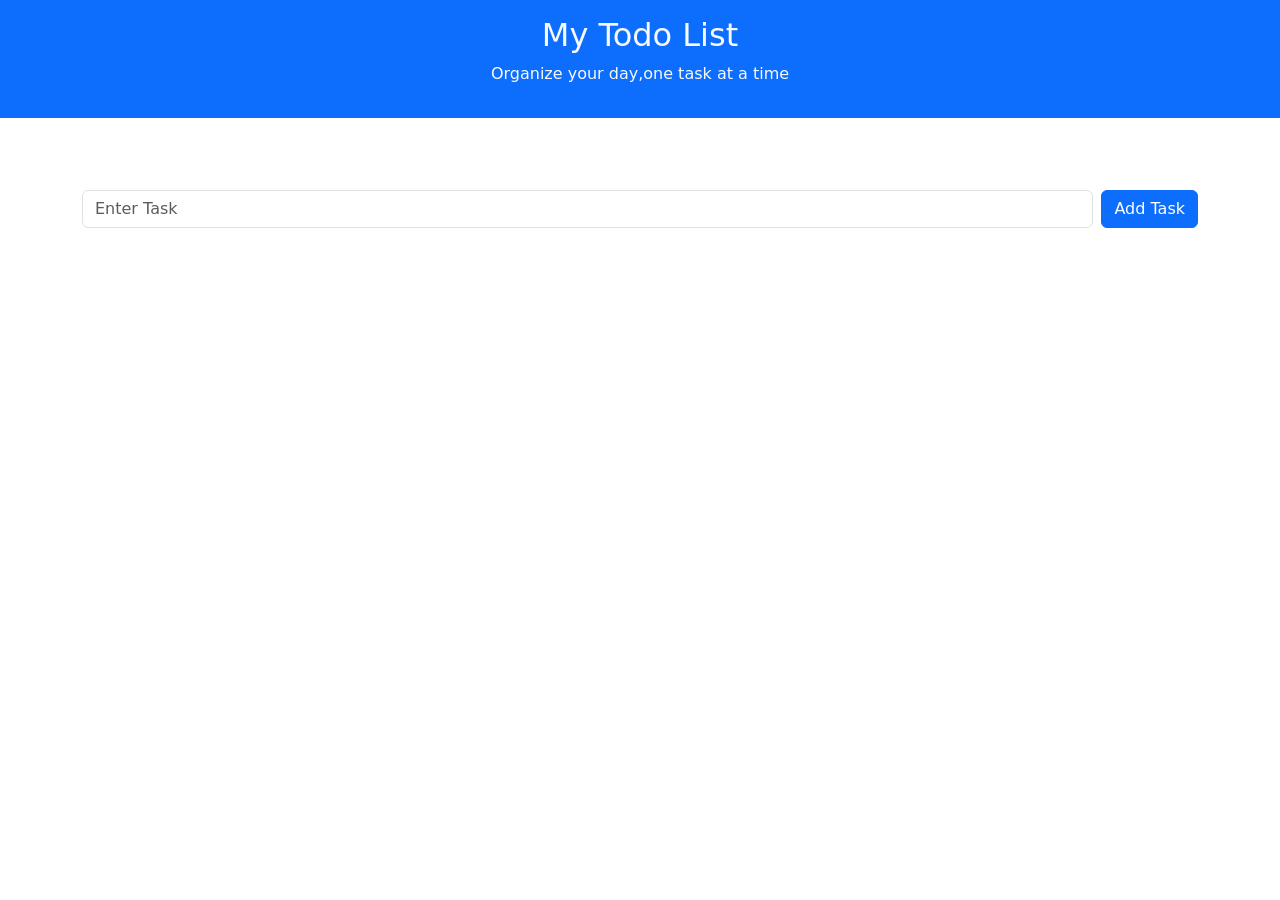
<file: TodoApplication/index.html>
<!doctype html>
<html lang="en">

<head>
  <meta charset="UTF-8" />
  <meta name="viewport" content="width=device-width, initial-scale=1.0" />
  <title>Document</title>
  <link rel="stylesheet" href="https://cdn.jsdelivr.net/npm/bootstrap@5.3.8/dist/css/bootstrap.min.css" />
  <link rel="stylesheet" href="https://cdn.jsdelivr.net/npm/bootstrap-icons@1.13.2/font/bootstrap-icons.min.css" />
  <link rel="stylesheet" href="style.css">
</head>

<body>
  <div class="bg-primary text-center pt-3 pb-3">
    <h2 id="hi"></h2>
    <p id="p"></p>
  </div>
  <br><br>
  <main>
    <div class="container mt-4">
      <div class=" d-flex   gap-2 mb-3">
        <input type="text" class="form-control " id="userInput" placeholder="Enter Task">
        <button class="btn btn-primary flex-shrink-0" onclick="showText()">Add Task</button>
      </div>
      <div id="myDiv">
        <ol id="myList" class="">

        </ol>
      </div>
    </div>
  </main>
  <script src="https://cdn.jsdelivr.net/npm/bootstrap@5.3.8/dist/js/bootstrap.bundle.min.js"></script>
  <script src="script.js"></script>
</body>

</html>
</file>
<file: clinic/CSS/style.css>
@import url('https://fonts.googleapis.com/css2?family=Roboto:ital,wght@0,100..900;1,100..900&display=swap');

* {
    margin: 0;
    padding: 0;

    box-sizing: border-box;
}

body {
    font-family: 'Nunito', sans-serif;

}

.header1 {
    background-color: rgb(74, 74, 250);
    color: white;
    /* border: 1px solid black; */
    padding: 9px 50px;
    height: 38px;

    #number {
        margin-left: 10px;

    }
}

#contact {
    /* margin-bottom: 5px; */
    margin-right: 10px;
    margin-left: 20px;


    /* border: 1px solid black; */
    color: white;
    text-decoration: none;

}

#contact:hover {
    text-decoration: underline;
}

header {
    display: flex;
    justify-content: space-between;
    align-items: center;
    padding: 20px 7%;
    margin-left: -23px;
    position: sticky;
    top: 0px;
    background-color: white;
    background: transparent;
    z-index: 99;
    margin-top: 10px;
    /* border: 2px solid rgb(250, 248, 248); */
    /* padding-top: -10px; */
    /* border-bottom: 1px solid rgb(74, 74, 250); */


}

nav {
    display: flex;
    align-items: center;
    gap: 30px;

    a {
        position: relative;
        /* display: inline-block; */
        text-decoration: none;
    }

    a::after {
        content: "";
        position: absolute;
        left: 0;
        bottom: -5px;
        width: 0;
        height: 2px;
        background: blue;
        transition: width 0.3s ease;
    }

    a:hover::after {
        width: 100%;
    }


}

nav a {
    text-decoration: none;
    color: #555;
    font-size: 16px;
    font-family: Arial, Helvetica, sans-serif;
}

/* nav a:hover{
    color: rgb(74, 74, 250);
    text-decoration: underline;
    text-underline-offset: 9px;
} */


/* nav a:active{
    color: rgb(250, 5, 185);
    font-weight: bold;
} */
nav a.home {
    color: rgb(74, 74, 250);
    position: relative;
    text-decoration: underline;
    text-underline-offset: 9px;
    text-decoration-thickness: 2px;

}

nav a.home::after {
    content: "";
    position: absolute;
    left: 0;
    bottom: -5px;
    width: 0;
    height: 2px;
    background: blue;
    transition: width 0.3s ease;
}

nav a.home:hover {
    text-decoration: none;
}

nav a.home:hover::after {
    width: 100%;
}

/* nav a.home:active{
    color: rgb(250, 5, 185);
    font-weight: bold;
} */
.dropdown {
    position: relative;

    .Dropdown1 {
        position: relative;
    }

    .dropdown1-menu {
        display: none;
        position: absolute;
        /* top: 100%; */
        /* left: 0; */
        background-color: white;
        width: 200px;
        list-style: none;
        padding: 10px 0;
        margin-left: -200px;
        margin-top: -40px;
        border: 1px solid #fcf6f9;
        /* border-top-color: #5f05f0;
border-bottom-color: #05f08a; */
        border-radius: 4px;
    }

    .Dropdown1:hover .dropdown1-menu {
        display: block;

    }

    .dropdown1-menu a {
        display: block;
        padding: 12px 25px;
        color: #555;
        text-decoration: none;
    }

    .dropdown1-menu a:hover {
        background-color: #f5f5f5;
        text-decoration: none;
        color: rgb(74, 74, 250);

    }
}

.dropdown-menu {
    display: none;
    position: absolute;
    /* top: 100%; */
    /* left: 0; */
    background-color: white;
    width: 260px;
    list-style: none;
    padding: 10px 0;
    margin: 0;
    border: 1px solid #f198c9;
    /* border-top-color: #5f05f0;
border-bottom-color: #05f08a; */
    border: 1px solid rgb(247, 242, 242);
    border-radius: 4px;
}

.dropdown:hover .dropdown-menu {
    display: block;
}

.dropdown-menu a {
    display: block;
    padding: 12px 25px;
    color: #555;
    /* text-decoration: none; */
}

.dropdown-menu a:hover {
    background-color: #f5f5f5;
    text-decoration: none;

}

/* .dropdown-menu  a:active{
    background-color: #f5f5f5;
    text-decoration: none;
    color: rgb(8, 240, 85);
} */
.log {
    font-size: 34px;
    font-weight: 600;
    color: #29313d;
    /* color: black; */

}

.icon {

    display: flex;
    align-items: center;
    gap: 1rem;
    padding: 0.5rem 1rem;
    margin-left: 42px;
    margin-top: -31px;

    font-weight: 500;


}

#item1 {
    padding-left: 20px;
    width: 130px;
    margin-left: 4px;
}

#item2 {
    padding-left: -2px;
}

#item3 {
    padding-left: 20px;
}

.icon-item {
    width: 140px;
    display: flex;
    align-items: center;
    gap: 5px;
    font-size: 14px;
    color: #175cdd;
    border: 1px solid black;
    border-radius: 50px;
    /* padding: 5px 10px; */
    /* padding-right: 5px; */
    background-color: #e5ecf0;
    border: none;
    height: 40px;
    font-weight: 400;

    padding: 16px 9px;
}

.page {

    width: 100%;
    display: flex;
    /* border: 2px solid red; */
    flex-direction: row;
}


.page-text {
    width: 50%;
    /* margin-left: 60px;
     margin-top: 10px; */
    /* width: 500px;
    height: 500px; */
    /* border: 2px solid red; */
    border-radius: 10px;
    /* font-size: 27px; */
    /* margin-left: 60px; */
    padding-left: 60px;

    h1 {
        font-size: 58px;
        line-height: 1.1;
        margin: 0 0 25px;
        color: #252b35;
        font-weight: 700;

    }

    span {
        color: hwb(219 26% 4%);

        text-decoration: underline;
        text-decoration-thickness: 2px;
        text-underline-offset: 7px;
    }

    p {
        font-size: 17px;
        line-height: 1.9;
        color: #666;
        max-width: 620px;
        margin-bottom: 35px;
    }
}

.stats {
    display: flex;
    gap: 40px;
    margin-top: 20px;

    .stat h2 {
        color: hwb(219 26% 4%);
        font-weight: 300;
        font-size: 35px;
    }

    .stat p {
        font-size: 14px;
        color: #777;
        margin: 0;

    }
}

.page-img {
    /* margin-left: 150px;
   margin-top: 10px;
   width: 500px;
   height: 500px;
   border: 2px solid red;
   border-radius: 10px; */
    margin-top: 15px;
    margin-left: 10px;
    /* max-width: 100%;
    height: auto; */
    width: 92%;
    height: 570px;
    object-fit: cover;
    border-radius: 18px;
    display: block;
}

.card {
    position: absolute;
    top: 188px;
    right: 98px;
    background: white;
    padding: 22px 25px;
    border-radius: 15px;
    display: flex;
    align-items: center;
    gap: 15px;
    /* align-items: flex-start; */
    /* box-shadow: 0 8px 30px rgba(0,0,0,12); */
    min-width: 212px;

    h3 {
        margin: 0 0 5px 8px;
        font-size: 15px;
        color: #161616;

    }

    strong {
        display: block;
        font-size: 16px;
        color: #252b35;
        margin: 0 0 5px 8px;
        /* margin-bottom: 5px; */
    }

    p {
        margin: 0 0 5px 8px;
        font-size: 13px;
        color: #777;
    }

    i {
        font-size: 20px;
        color: #4a4afa;
        /* border: 1px solid red; */
        border-radius: 5px;
        background-color: #dedfe1;
        padding: 10px 10px 10px 10px;

        margin-top: -7px;
        margin-left: -2px;


    }

}

.floating-card {
    position: absolute;
    top: 600px;

    left: 650px;
    background: white;
    padding: 22px 25px;
    border-radius: 15px;
    display: flex;
    align-items: center;
    gap: 15px;
    margin: 0 0 0.25rem 0;
    color: var(--heading-color);
    font-weight: 700;
    font-size: 1.125rem;
    /* align-items: flex-start; */
    /* box-shadow: 0 8px 30px rgba(0,0,0,12); */
    min-width: 29px;

    .rating-stars {
        margin: 0 0 0.25rem 0;
        color: #eedb09;
        font-weight: 700;
        font-size: 1.125rem;

    }

    h6 {
        font-size: 24px;
    }

    .card-content {
        text-align: center;
        padding-bottom: 10px;
        text-wrap: 20px;
        gap: 3px;
    }

    small {
        font-size: 13px;
        color: #777;
    }
}

.btn {
    transition: transform 0.3s ease;
}

.btn:hover {
    transform: translateY(-5px);
}

.btn:active {
    transform: translate(2px, 2px);
}

.btn-outline {
    transition: transform 0.3s ease;
}

.btn-outline:hover {
    transform: translateY(-5px);
}

.btn-outline:active {
    transform: translate(2px, 2px);
}


.btn {
    margin-top: 20px;
    padding: 1rem 1.5rem;
    font-weight: 600;
    border-radius: 50px;
    display: inline-flex;
    align-items: center;
    /* transition: all 0.3s ease; */
    border: 2px solid transparent;
    background-color: hwb(219 21% 1%);

    color: white;
    text-decoration: none;

}

.section1 {
    height: 800px;
    /* border: 1px solid rgb(245, 7, 50); */
    width: 100%;
}

.btn-outline {
    margin-top: 20px;
    padding: 1rem 1.5rem;
    font-weight: 600;
    border-radius: 50px;
    display: inline-flex;
    align-items: center;
    /* transition: all 0.3s ease; */
    border: 2px solid hwb(219 26% 4%);
    background: transparent;
    background-color: white;
    color: hwb(219 26% 4%);
    text-decoration: none;
    margin-left: 15px;

    i {
        margin-right: 10px;
    }
}

.btn-outline:hover {
    background-color: hwb(219 26% 4%);
    color: #ffffff;

}

.emergency-contact {
    border-radius: 15px;
    border: 1px solid rgb(166, 166, 210);
    display: flex;
    margin-top: 40px;
    width: 550px;
    height: 85px;
    padding: 5px 2px;

    .emergency-icon {
        margin-top: 10px;
        margin-left: 16px;
        width: 57px;
        height: 54px;
        background: hwb(219 26% 4%);
        color: #ffffff;
        border-radius: 50%;
        display: flex;
        align-items: center;
        justify-content: center;
        font-size: 1.25rem;

    }

    .emergency-info {
        margin-top: 10px;
        padding: 0;
        /* width: 12px; */
        margin-left: 16px;
        display: grid;

        small {
            color: #777;

        }


    }


}

/* <!---section---> */

.section2 {
    border: 2px solid black;
    height: 700px;
    /* background-color: #f5f7f7e4; */
    border: none;

    .page1 {

        /* width: 100%; */
        display: flex;
        /* border: 2px solid red; */

    }


    .page-text1 {
        width: 50%;

        border-radius: 10px;
        /* font-size: 27px; */
        /* margin-left: 60px; */
        padding-left: 60px;

        h1 {
            font-size: 40px;
            line-height: 1.1;
            margin: 0 0 25px;

            font-weight: 300;
            color: #4e4d4d;

        }

        h4 {
            line-height: 1.9;
            color: #777;
        }

        p {
            font-size: 17px;
            line-height: 1.9;
            color: #666;
            max-width: 620px;
            margin-top: 20px;
            margin-bottom: 35px;
        }
    }

    .stats1 {
        display: flex;
        gap: 60px;
        margin-top: 60px;
        margin-left: 20px;

        .stat h2 {
            color: hwb(219 26% 4%);
            margin-bottom: -20px;
        }

        .stat p {
            font-size: 14px;
            color: #777;


        }
    }

    .page-img1 {
        /* margin-left: 150px;
   margin-top: 10px;
   width: 500px;
   height: 500px;
   border: 2px solid red;
   border-radius: 10px; */
        margin-top: 117px;
        margin-left: 10px;
        width: 110%;
        height: 320px;
        object-fit: cover;
        border-radius: 18px;
        display: block;
        position: relative;
    }

    .card1 {
        position: absolute;
        top: 1088px;
        left: 600px;
        width: 155px;
        height: 77px;
        /* border: 1px solid red; */
        background: hwb(219 26% 4%);
        padding: 22px 25px;
        border-radius: 10px;
        display: flex;
        align-items: center;
        gap: 15px;
        /* align-items: flex-start; */
        /* box-shadow: 0 8px 30px rgba(0,0,0,12); */

        icon {
            margin-left: 200px;

        }

        h2 {
            margin: 0 0 5px -30px;
            font-size: 20px;
            color: white;

        }

        p {
            width: 140px;
            margin-top: 38px;
            margin-left: -80px;
            font-size: 13px;
            color: white;
        }

    }
}

.floating-card1 {
    position: absolute;
    top: 1350px;
    border: 1px solid rgb(244, 240, 240);

    left: 608px;
    background: white;
    padding: 22px 25px;
    border-radius: 15px;
    display: flex;
    align-items: center;
    /* gap: 15px; */
    /* margin: 0 0 0.25rem 0; */
    /* color: var(--heading-color); */
    font-weight: 700;
    font-size: 1.125rem;
    /* align-items: flex-start; */
    /* box-shadow: 0 8px 30px rgba(0,0,0,12); */
    width: 330px;



    h4 {
        font-size: 15px;
    }

    .card-content1 {
        text-align: center;

        /* border: 2px solid black; */
        .icons {
            margin-top: 10px;
            margin-left: -6px;
            width: 37px;
            height: 40px;
            background: hwb(218 76% 3%);
            color: #5339f9;
            border-radius: 50%;
            display: flex;
            align-items: center;
            justify-content: center;
            font-size: 1.25rem;
        }

        .card-text1 {
            margin-top: 10px;
            color: #3c4049, transparent 40%;
            font-family: "Roboto", sans-serif;

            h4 {
                margin-left: -22px;
                margin-top: -45px;
            }

            p {
                margin-top: 5px;
                margin-left: 50px;
                font-size: 13px;
                color: #666;
            }
        }
    }
}

.btn1 {
    margin-top: 20px;
    padding: 1rem 2rem;
    font-weight: 600;
    border-radius: 5px;
    /* display: inline-flex; */
    align-items: center;
    /* transition: all 0.3s ease; */
    border: 2px solid transparent;
    background-color: hwb(219 25% 4%);

    color: white;
    text-decoration: none;

}

.button1 {
    transition: transform 1s;
}

.button1:hover {

    transform: translateY(-10px);
}

.button1:active {
    transform: translate(5px, 5px);
}

/* section 3 */




.departments-section {
    padding: 20px 0;
    background: #ffffff;

}


.section-title {
    margin-bottom: 50px;

}

.section-title h2 {
    font-size: 39px;
    font-weight: 300;
    color: #2c4964;
    line-height: 1.2;
    margin-bottom: 15px;
    text-align: center;
    /* text-decoration: underline blue; */
    text-decoration-thickness: 2px;
    text-underline-offset: 20px;

}

.title-line {
    display: flex;
    align-items: center;
    justify-content: center;

}

.title-line span {
    width: 59px;
    height: 1px;
    background-color: #c8c8c8;
}

.title-line b {
    width: 80px;
    height: 4px;
    background-color: #065eec;
    /* display: block; */
}

.section-title p {
    font-size: 15px;
    color: #777777;
    margin: 0 auto;
    margin-top: 30px;
    max-width: 650px;
    line-height: 1.7;
    text-align: center;
}


.box {
    display: flex;

    /* width: 100%;
    height: 100%; */
    height: 642px;
}

.card3 {
    border: 1px solid rgb(250, 247, 247);

    width: 509px;
    margin-right: 40px;
    margin-left: 66px;
    border-radius: 20px;
    background-color: #ffffff;
}

.card4 {
    border: 1px solid rgb(250, 247, 247);
    width: 559px;
    border-radius: 20px;
    background-color: #ffffff;

}


.featured-department {
    display: flex;

    min-height: 380px;

    background: #ffffff;

    border: 1px solid #e5e5e5;

    border-radius: 10px;

    overflow: hidden;
}




.department-content {


    padding: 38px 30px;
}


.department-tag {
    display: inline-block;
    background-color: #eef7fc;
    color: #0d81ee;
    border: none;
    border-radius: 50px;

    padding: 10px 14px;
    font-size: 13px;
    letter-spacing: 1px;
    font-weight: 600;
    text-transform: uppercase;
    margin-bottom: 12px;
}


.department-content h3 {
    color: #2c4964;

    font-size: 24px;

    font-weight: 700;

    margin: 0 0 15px 0;
}


.department-content p {
    color: #666666;

    font-size: 14px;

    line-height: 1.7;

    margin-bottom: 22px;
}




.department-list {
    margin-bottom: 25px;
}


.department-list div {
    font-size: 13px;

    color: #555555;

    margin-bottom: 10px;
}


.department-list i {
    color: #1977cc;

    font-size: 14px;

    margin-right: 7px;
}



.department-link {
    color: #1977cc;
    text-transform: uppercase;
    text-decoration: none;
    letter-spacing: 1px;
    font-size: 14px;

    font-weight: 600;
}

.department-link i {
    margin-left: 5px;
}

.department-image {
    margin-top: 20px;
    width: 508px;
    height: 290px;
    position: absolute;
    object-fit: cover;
    overflow: hidden;
}

.department-image1 {
    overflow: hidden;

    img {
        margin-top: 20px;
        width: 559px;
        height: 290px;
        padding-bottom: -30px;
        border-radius: 10px;
        object-fit: cover;
        /* transition: transform 1s 1s; */
    }
}

/* .department-image1:hover img{
    transform: scale(1.1);
} */
.card1 {
    margin-top: 10px;
    margin-left: 450px;

    .icons {
        margin-top: -280px;
        margin-left: -18px;
        width: 47px;
        height: 50px;
        background-color: hwb(270 97% 2%);
        color: #5339f9;
        border-radius: 50%;
        display: flex;
        align-items: center;
        justify-content: center;
        border: 1px solid rgb(249, 241, 241);
        position: absolute;
        font-size: 1.25rem;
    }
}

.card2 {
    margin-top: 10px;
    margin-left: 450px;

    .visual-overlay {
        position: absolute;
        margin-top: -280px;
        margin-left: 20px;
        width: 49px;
        height: 49px;
        background-color: hwb(270 97% 2% / 0.972);
        color: #649be9;
        border-radius: 50%;
        display: flex;
        align-items: center;
        justify-content: center;
        font-size: 1.50rem;
        border: 1px solid rgb(249, 241, 241);
    }
}

.department-image img {
    width: 100%;
    height: 100%;
    border-radius: 10px;
    object-fit: cover;
    /* transition: transform 1s 1s; */

}

/* .department-image:hover img {
    transform: scale(1.1);
} */
.card3 {
    transition: transform 1s;
}

.card3:hover {
    transform: translateY(-10px);

    img {
        transform: scale(1.1);
    }
}

/* #img{
    
 transition: transform 1s ease;
}
#img:hover{
   
    transform: scale(1.1);
} */
.card4 {
    transition: transform 1s;
}

.card4:hover {

    transform: translateY(-10px);

    img {
        transform: scale(1.1);
    }

}



.box3 {
    display: flex;
    margin-top: 60px;


    /* height: 450px */
}

.department-bottom {
    margin-top: 25px;
}


.department-small-card {

    margin-top: 10px;

    padding: 32px 30px;

    background: #ffffff;



    border-radius: 10px;
    text-align: center;
    height: 440px;
    justify-content: space-between;

}


.gap {
    width: 550px;
    margin-left: 68px;
    margin-right: 0px;
    border: 1px solid #efebeb;
    border-radius: 10px;

    .ul {

        margin-top: 10px;

    }
}

.gap:hover {
    border: 1px solid rgb(110, 82, 251);
    transition: transform 1s ease;
    transform: translateY(-10px);
}

.gap2 {
    width: 550px;
    margin-left: 68px;
    margin-right: 0px;
    border: 1px solid #efebeb;
    border-radius: 10px;

    .ul {
        margin-top: 45px;
    }
}

.gap2:hover {
    border: 1px solid rgb(110, 82, 251);
    transition: transform 1s ease;
    transform: translateY(-10px);
}

.gap3 {
    width: 550px;
    margin-left: 68px;
    border: 1px solid #efebeb;
    border-radius: 10px;
    margin-right: 80px;

    .ul {
        margin-top: 35px;
    }
}

.gap3:hover {
    border: 1px solid rgb(110, 82, 251);
    transition: transform 1s ease;
    transform: translateY(-10px);
}



.small-icon {
    width: 75px;
    margin-left: 100px;
    height: 75px;

    display: flex;

    align-items: center;

    justify-content: center;

    background: #2f5cf1;


    border-radius: 50%;

    margin-bottom: 20px;
}

.small-icon i {
    color: #f2f6fa;

    font-size: 25px;
}

.department-small-card h3 {
    font-size: 23px;
    letter-spacing: 1px;
    font-weight: 400;

    /* color: #2c4964; */
    color: #29313d;
    margin-bottom: 15px;
}

.department-small-card p {
    font-size: 14px;
    font-weight: 300;
    /* color: #666666; */

    line-height: 1.7;
    color: #555b62;
    margin-bottom: 18px;
}

.department-small-card ul {
    padding-left: 18px;
    list-style: none;

    margin: 0 0 22px 0;
}


.department-small-card li {
    color: #555555;

    font-size: 13px;

    margin-bottom: 8px;
}

.emergency-banner {
    border: 1px solid rgb(244, 241, 241);
    border-radius: 20px;
    width: 1110px;
    margin-left: 70px;
    margin-top: 40px;
    height: 180px;
    background-color: #3b69ff;
    padding-top: 20px;
}

.emergency-content {
    /* border: 1px solid white; */
    width: 670px;
    margin-top: 30px;
    margin-left: 40px;

    h3 {
        color: white;
        margin-bottom: 10px;
        letter-spacing: 1px;
        font-size: 22px;
    }

    p {
        color: white;
        line-height: 22px;
    }
}

.emr {
    /* border: 1px solid rgb(10, 16, 12); */
    width: 326px;
    margin-left: 730px;
    margin-top: -79px;
    height: 70px;
    padding-top: 25px;
    border-radius: 35px;
    padding-left: 25px;
    padding-right: 15px;
    background-color: white;

    i {
        margin-right: 15px;

    }

    .emergency-btn {
        text-decoration: none;
    }
}

.social-links {
    /* border: 1px solid black; */
    margin-left: 1050px;
    width: 200px;
    margin-top: -27px;

    .twitter {
        margin-right: 10px;
        color: rgb(199, 194, 194);

    }

    .facebook {
        margin-right: 10px;
        color: rgb(199, 194, 194);
    }

    .instagram {
        margin-right: 10px;
        color: rgb(199, 194, 194);
    }

    .linkedin {
        color: rgb(199, 194, 194);
    }
}

.departments-section4 {
    margin-top: 60px;
    padding: 50px 0;
    background: #ffffff;

}

.container {
    display: flex;
    width: 100%;
    /* border: 1px solid red; */
    height: 600px;
}

.consulatation-img4 {

    img {

        height: 350px;
        width: 725px;
        border-radius: 10px;
        margin-left: 60px;
        object-fit: cover;

    }
}

.img4 {
    transition: transform 1s;
}

.img4:hover {
    transform: scale(1.1);
}

.service-badge {
    position: absolute;
    border: none;
    display: inline-block;
    background-color: #eef7fc;
    color: #0d81ee;
    /* border: none; */
    border-radius: 50px;
    padding: 17px 17px;
    margin-left: -700px;
    margin-top: 30px;
    margin-bottom: 12px;
    width: 180px;
    height: 55px;

    span {
        color: black;
        margin-left: 4px;
    }
}

.service-details {
    width: 700px;
    margin-left: 57px;
    margin-top: 45px;

    h2 {
        letter-spacing: 1px;
        font-size: 30px;
        color: #4e4d4d;
        font-weight: 10px;
    }

    p {
        width: 800px;
        margin-top: 20px;
        line-height: 28px;
        color: #666;
    }

    .our {
        margin-left: -3px;
        width: 200px;
        /* border: 1px solid #000; */
        margin-top: 40px;

        a {
            color: #155fde;
            position: relative;
            text-decoration: none;
            text-underline-offset: 7px;
            text-decoration-thickness: 1px;

        }

        a::after {
            content: "";
            position: absolute;
            width: 0;
            left: 0;
            background: blue;
            bottom: -5px;
            height: 2px;
            transition: width 0.35s ease;
        }

        a:hover::after {
            width: 100%;

            /* color: black;
        */
        }

    }

}

.sidebar {
    width: 425px;

    /* display: inline; */
    /* border: 1px solid red; */
    .service-info {
        margin-left: 130px;
    }

    .service-info {
        /* margin-bottom: -200px; */
        margin-top: -50px;

        /* border: 1px solid green; */
        h4 {
            font-size: 22px;
            font-weight: 200;
            /* letter-spacing: 1px; */
        }

        p {
            line-height: 25px;
            margin-top: 10px;
            color: #4e4d4d;
        }

        .service-link {
            margin-top: 20px;

            a {
                text-decoration: none;
                color: #0d81ee;
            }



        }

        .service-link a:hover {
            color: black;
        }
    }

}

.service-icon {
    position: relative;
    margin-top: 26px;
    margin-left: 54px;
    width: 47px;
    height: 50px;
    background-color: hwb(270 97% 2%);
    color: #5339f9;
    border-radius: 50%;
    display: flex;
    align-items: center;
    justify-content: center;
    /* border: 1px solid rgb(249, 241, 241); */
    /* position: absolute; */
    font-size: 1.25rem;

    i {}
}

.box-1 {
    /* border: 1px solid blue; */

}

.box-2 {
    margin-top: 50px;
    /* border: 1px solid red; */
}

.box-3 {
    margin-top: 50px;
}

.box-4 {
    .specialty-card {}

    .specialty-card:hover {
        transition: transform 2s ease;
        transform: translateY(-10px);

        .image {
            transform: scale(1.1);
        }
    }

    margin-top: 40px;
    padding-left: 50px;
    display: flex;
    gap: 100px;
    /* border: 1px solid red; */
    width: 1020px;
    margin-left: 130px;

    .specialty-image {
        .image {
            margin-left: -50px;

            border-radius: 50%;
            object-fit: cover;
            width: 100px;
            height: 95px;
            align-items: center;



        }

    }

    .specialty-content {
        margin-top: 15px;
        width: 290px;
        /* border: 1px solid #000; */
        margin-left: -120px;
        text-align: center;

        h5 {
            margin-left: -58px;
            font-weight: 200;
            margin-bottom: 10px;
        }

        .span {
            font-size: 13px;
            margin-left: -23px;
        }

    }

    .specialty-content2 {
        margin-top: 15px;
        width: 290px;
        /* border: 1px solid #000; */
        margin-left: -120px;
        text-align: center;

        h5 {
            margin-left: -58px;
            font-weight: 200;
            margin-bottom: 10px;
        }

        .span {
            font-size: 13px;
            margin-left: -23px;
        }

    }

    .specialty-content3 {
        margin-top: 15px;
        width: 290px;
        /* border: 1px solid #000; */
        margin-left: -120px;
        text-align: center;

        h5 {
            margin-left: -58px;
            font-weight: 200;
            margin-bottom: 10px;
        }

        .span {
            font-size: 13px;
            margin-left: -23px;
        }

        .span1 {
            font-size: 13px;
            margin-left: -52px;
        }

    }

    .specialty-content4 {
        margin-top: 15px;
        width: 290px;
        /* border: 1px solid #000; */
        margin-left: -120px;
        text-align: center;

        h5 {
            margin-left: -58px;
            font-weight: 200;
            margin-bottom: 10px;
        }

        .span {
            font-size: 13px;
            margin-left: -23px;
        }


    }

}

/* <!---section5---> */
.doctor-title {
    /* margin-bottom: 50px; */
    margin-top: 60px;
}

.doctor-title h2 {
    font-size: 39px;
    font-weight: 300;
    color: #2c4964;
    line-height: 1.2;
    margin-bottom: 15px;
    text-align: center;
    /* text-decoration: underline blue; */
    text-decoration-thickness: 2px;
    text-underline-offset: 20px;

}

.doctor-line {
    display: flex;
    align-items: center;
    justify-content: center;

}

.doctor-line span {
    width: 59px;
    height: 1px;
    background-color: #c8c8c8;
}

.doctor-line b {
    width: 80px;
    height: 4px;
    background-color: #065eec;
    /* display: block; */
}

.doctor-title p {
    font-size: 15px;
    color: #777777;
    margin: 0 auto;
    margin-top: 30px;
    max-width: 650px;
    line-height: 1.7;
    text-align: center;
}

.search-section {

    /* border: 1px solid blue; */
    .input-group {
        margin-top: 30px;
        display: flex;
        border: 2px solid rgb(249, 249, 249);
        padding-left: 60px;
        width: 650px;
        margin-left: 300px;
        padding-top: 10px;
        padding-bottom: 10px;
        border-radius: 50px;
        gap: 98px;

        .input-wrapper {
            margin-left: -45px;
            margin-top: 15px;
        }

        .form-control {
            border: none;

        }

        .form-select {
            border: none;
        }

        .select-wrapper {
            margin-top: 15px;
            margin-left: -45px;
        }

        .search-btn {
            border-radius: 50px;
            border: none;
            background-color: #065eec;
            /* padding-left: 20px;  */
            padding-right: 10px;
            padding-top: 10px;
            padding-bottom: 10px;
            height: 55px;
            color: white;
            width: 160px;
        }
    }

    .search-title {
        font-size: 39px;
        font-weight: 200;
        text-align: center;
        margin-top: 60px;
        /* border: 1px solid red; */
        color: #777777;
    }

    .search-subtitle {
        margin-top: 10px;
        text-align: center;
        color: #777777;
    }
}

.doctor-profile:hover {
    border: 1px solid rgb(139, 139, 248);
}

.doctor-profile {
    border: 1px solid rgb(235, 233, 233);
    border-radius: 20px;
    width: 520px;
    margin-left: 60px;
    margin-top: 50px;
    height: 270px;


    .img-fluid {
        width: 75px;
        margin-top: 20px;
        height: 75px;
        border-radius: 10px;
        margin-left: 10px;
        /* object-fit: cover; */
    }

    .profile-header {
        display: flex;
        margin-left: 20px;
    }

    .doctor-details {
        margin-top: 20px;
        margin-left: 40px;
        font-size: 14px;
        font-weight: 300;
        gap: 5px;

        h4 {
            width: 300px;
            font-size: 24px;
            font-weight: 300;
        }

        .specialty-tag {
            border: none;
            font-size: 15px;
            font-weight: 300;
            width: 165px;
            height: 27px;

            padding-top: 4px;
            text-align: center;
            border-radius: 12px;
            color: hwb(219 21% 1%);
            background-color: rgb(229, 236, 240);
            margin-top: 20px;
            /* border: 1px solid black; */
        }

        .experience-info {
            display: flex;

            span {
                margin-top: 22px;
                color: #777777;
                font-size: 14px;
            }



            .ico {
                margin-top: 20px;
                width: 27px;
                height: 24px;
                color: hwb(219 26% 4%);
                font-size: 1.25rem;
            }

            color: hwb(219 21% 1%);
            font-size: 12px;



        }
    }

    .rating-section {
        margin-top: 20px;
        margin-left: 23px;
        display: flex;
        gap: 15px;

        .stars {
            color: rgb(215, 215, 54);
        }

        .rating-score {
            font-weight: bold;

        }

        .review-count {
            color: #777777;
        }
    }

    .action-buttons {
        margin-top: 35px;

        margin-left: 23px;

        .view {
            /* margin-top: 90px; */
            padding-left: 67px;
            padding-right: 67px;
            padding-top: 10px;
            padding-bottom: 10px;
            border: rgb(222, 220, 220);
            background-color: rgb(248, 245, 245);
            border-radius: 8px;
            text-decoration: none;
            transition: transform 0.3s ease;
            display: inline-block;
        }

        .view:hover {

            transform: translateY(-5px);
        }

        .btn2 {
            padding-left: 77px;
            padding-right: 77px;
            padding-top: 10px;
            padding-bottom: 10px;
            border: none;
            border-radius: 8px;
            text-decoration: none;
            margin-left: 5px;
            background: hwb(219 21% 1%);
            color: white;
            transition: transform 0.3s ease;
            display: inline-block;

        }

        .btn2:hover {

            transform: translateY(-5px);
        }


    }

}

.main {
    display: flex;
    gap: 20px;
}

.btn3 {
    width: 240px;
    height: 55px;
    margin-top: 90px;
    margin-left: 510px;

    font-size: 15px;
    font-weight: 550;
    border-radius: 50px;
    /* display: inline-flex; */
    /* align-items: center; */
    /* transition: all 0.3s ease; */
    border: 2px solid hwb(219 21% 1%);
    background-color: white;

    text-decoration: none;

    span {
        margin-left: 20px;

        i {
            width: 10px;
        }

    }

    transition: transform 1s ease;

    a {
        text-decoration: none;
        color: hwb(219 21% 1%);
    }

}

.btn3:hover {
    background-color: hwb(219 21% 1%);

    transform: translateY(-2px);

    a {
        color: white;
    }
}



/* second -last */
.section6 {

    margin-top: 90px;
    border: 1px solid #e3ecfa;
    background-color: #e3ecfa;
    height: 1280px;


    .page1 {

        margin-top: 100px;
        display: flex;


    }

    .page-text1 {
        width: 50%;

        border-radius: 10px;

        padding-left: 60px;

        h1 {
            color: #4a4a4b;
            width: 500px;
            font-size: 55px;
            font-weight: 400;
        }

        p {
            font-size: 17px;
            line-height: 1.9;
            color: #666;
            max-width: 630px;
            margin-top: 20px;
            margin-bottom: 35px;
        }
    }

    .page-img1 {
        margin-top: -15px;
        margin-left: 65px;
        width: 76%;
        height: 480px;
        object-fit: cover;
        border-radius: 5px;
        display: block;
        position: relative;
    }
.our1:hover{
    transform: translateX(5px);
}
    .our1 {
        transition: transform 1s ease;
        span {
            margin-left: 10px;
        }

        a {
            text-underline-offset: 6px;

            color: #0a66f1;
            font-size: 15px;

        }

    }
.our2:hover{
    transform: translateX(5px);
}
    .our2 {
        margin-top: 20px;
transition: transform 1s ease;
        span {
            margin-left: 10px;
        }

        a {
            text-decoration: none;
            color: #29313d;
            font-size: 15px;

        }

    }

    .box {
        display: flex;
        margin-top: 100px;
        justify-content: center;
        gap: 50px;

        .advance {
            /* border: 1px solid blue; */
            height: 200px;
            width: 300px;
        }

        .expert {
            margin-top: 10px;

            h3 {
                font-size: 25px;
                margin-top: 20px;
                font-weight: 400;
            }

            p {
                margin-top: 20px;
                line-height: 1.4;
                font-weight: 300;

            }

            .feature-icon {
                font-size: 26px;
                color: #0d81ee;

            }
        }

    }

    .emergency-banner1 {
        border: 1px solid rgb(244, 241, 241);
        /* border-radius: 20px; */
        width: 1110px;
        margin-left: 70px;
        margin-top: -300px;
        height: 200px;
        background-color: #dae5f6;
        padding-top: 20px;
    }

    .emergency-content1 {
        /* border: 1px solid white; */
        width: 670px;
        margin-top: 30px;
        margin-left: 40px;

        h3 {
            color: rgb(69, 67, 67);
            margin-bottom: 10px;
            letter-spacing: 1px;
            font-size: 26px;
            font-family: 300;
        }

        p {
            color: rgb(132, 131, 131);
            line-height: 22px;
        }
    }

    .emr1 {
        /* border: 1px solid rgb(10, 16, 12); */
        border: 1px solid black;
        border-radius: 5px;
        width: 200px;
        margin-left: 840px;
        margin-top: -79px;
        height: 50px;
        padding-top: 15px;
        /* border-radius: 35px; */
        padding-left: 25px;
        padding-right: 15px;
        background-color: #0a66f1;
transition: transform 1s ease;

        i {
            margin-right: 15px;

        }

        .emergency-btn1 {
            text-decoration: none;
            color: white;

        }
       
    }
 .emr1:hover{
            transform: translateY(-6px);
        }
    .find {
        margin-top: 20px;
        margin-left: 960px;
        color: rgb(132, 131, 131);
    }
}

.container1 {
    display: flex;
    gap: 90px;
    margin-top: 90px;
   

height: 300px;
    .footer {
        gap: 50px;
        margin-left: 60px;
        display: flex;
        align-items: flex-start;
        .nav-column {
        display: inline-block;
        /* border: 1px solid black; */
        width: 115px;
        height: 220px;
        h6{
            font-size: 15px;
             color: #747b88;
             font-family: 100;
        }

    }
     .footer-nav {
        /* text-align: center; */
        margin-top: 20px;
        display:inline-block;
     line-height: 2.1;
        
    }
    .footer-nav a{
            transition: transform 1s ease;
        }
        .footer-nav a:hover{
            transform: translateX(-8px);
        }
       
    }
    

    

   

    .brand-section {
        a {
            color: #252b35;
            text-decoration: none;
        }

        .sitename {
            font-size: 24px;

        }
        p{
            color: #5a6270 ;
        }

        /* border: 1px solid blue; */
        width: 380px;
        margin-left: 68px;

        .brand-description {
            margin-top: 20px;
        }

        .contact-info {
            margin-top: 30px;

            .contact-item {
                font-size: 15px;
                margin-top: 20px;
color: #5a6270 ;

                i {
                    color: #065eec;
                }
            }
           
        }
    }
}
.footer-bottom{
    margin-top: 40px;
    display: flex;
    gap: 200px;
    
    
    height: 70px;
    .site{
        margin-left: 70px;
        
        width: 220px;
    }
    .legal-links{
        display: flex;
        gap: 10px;
        width: 700px;
        margin-left: 100px;
a{
    text-decoration: none;
    color: #5a6270;
}
a:hover{
    color: #065eec;
}
    }
    .credits{
        border-left: 1px solid rgb(49, 48, 48);
        color:#5a6270 ;
        padding-left: 20px;
        
        a{
            color: #065eec;
        }
        a:hover{
            text-decoration: underline;
        }
    }
    .copyright{
        .sitename{
            color: #171d26;
        }
        p{
            color:#5a6270 ;
            
        }
    }
}




/* ===== HEADER RESPONSIVE FIX ===== */

@media (max-width: 768px) {

    .header1 {
        height: auto;
        min-height: 38px;
        padding: 10px 15px;
        display: flex;
        flex-wrap: wrap;
        align-items: center;
        justify-content: center;
        gap: 8px 15px;
    }

    header {
        width: 100%;
        margin-left: 0;
        margin-top: 0;
        padding: 15px;
        display: flex;
        flex-direction: column;
        align-items: center;
        gap: 20px;
    }

    nav {
        width: 100%;
        display: flex;
        flex-wrap: wrap;
        justify-content: center;
        align-items: center;
        gap: 18px;
    }

    nav a {
        font-size: 14px;
    }

    .dropdown {
        position: relative;
    }

    .dropdown-menu {
        width: 220px;
        max-width: 90vw;
        margin: 0;
        top: 100%;
        left: 50%;
        transform: translateX(-50%);
        z-index: 999;
    }

    .dropdown1-menu {
        width: 200px;
        max-width: 90vw;
        margin: 0;
        top: 100%;
        left: 0;
        z-index: 1000;
    }
}

/* @media (max-width: 480px) {

    .header1 {
        padding: 10px;
        font-size: 12px;
    }

    header {
        padding: 12px 10px;
    }

    nav {
        gap: 15px 18px;
    }

    nav a {
        font-size: 13px;
    }
}
 */
</file>
<file: TodoApplication/style.css>
/* Task list responsive layout */


/* Mobile: 320px–767px */
@media (min-width: 320px) and (max-width: 767px) {
    #myList {
        padding-left: 0.2rem;
    }
    #myList li button {
        padding: 5px 7px;
        font-size: 12px;
        margin-left: 0 !important;
    }


}

/* Tablet: 768px–1023px */
@media (min-width: 768px) and (max-width: 1023px) {
    #myList li {
        gap: 10px;
    }
}

/* Desktop: 1024px and above */
@media (min-width: 1024px) {
    #myList li {
        gap: 12px;
    }
}
</file>
